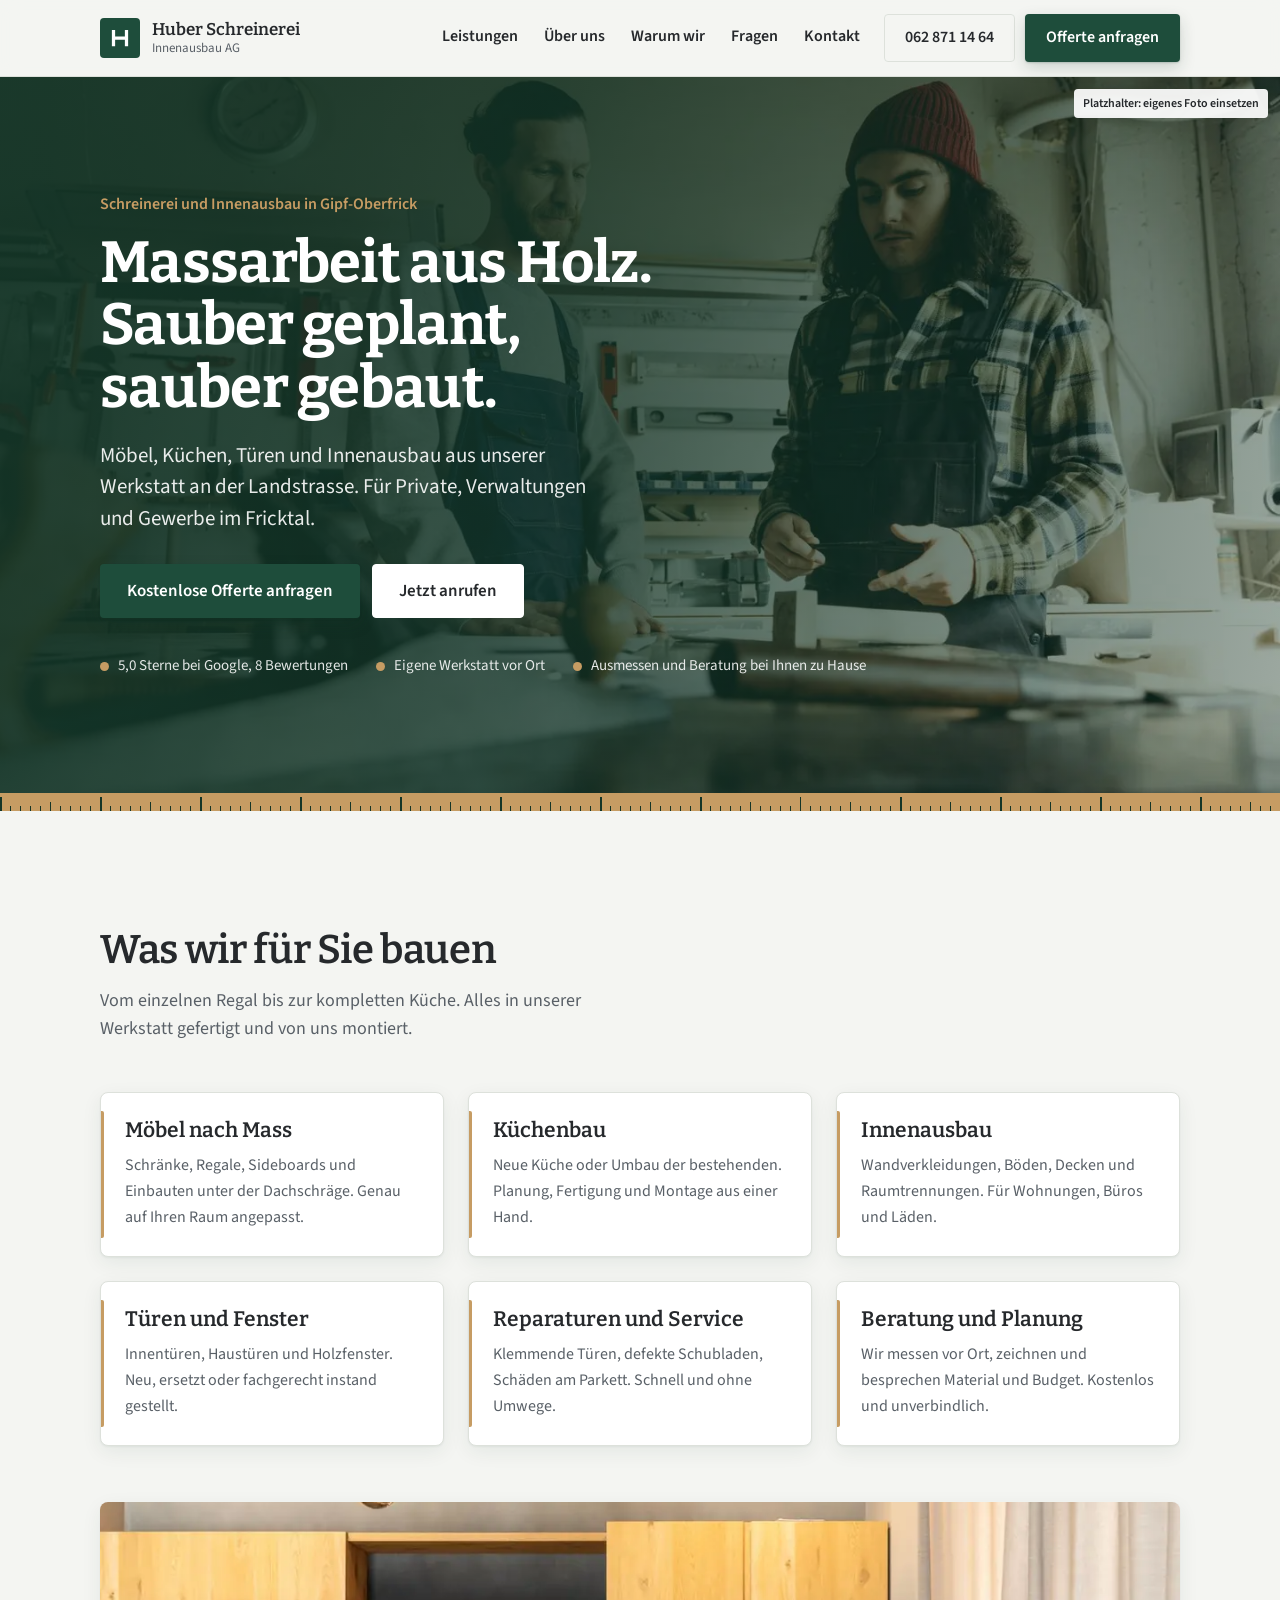
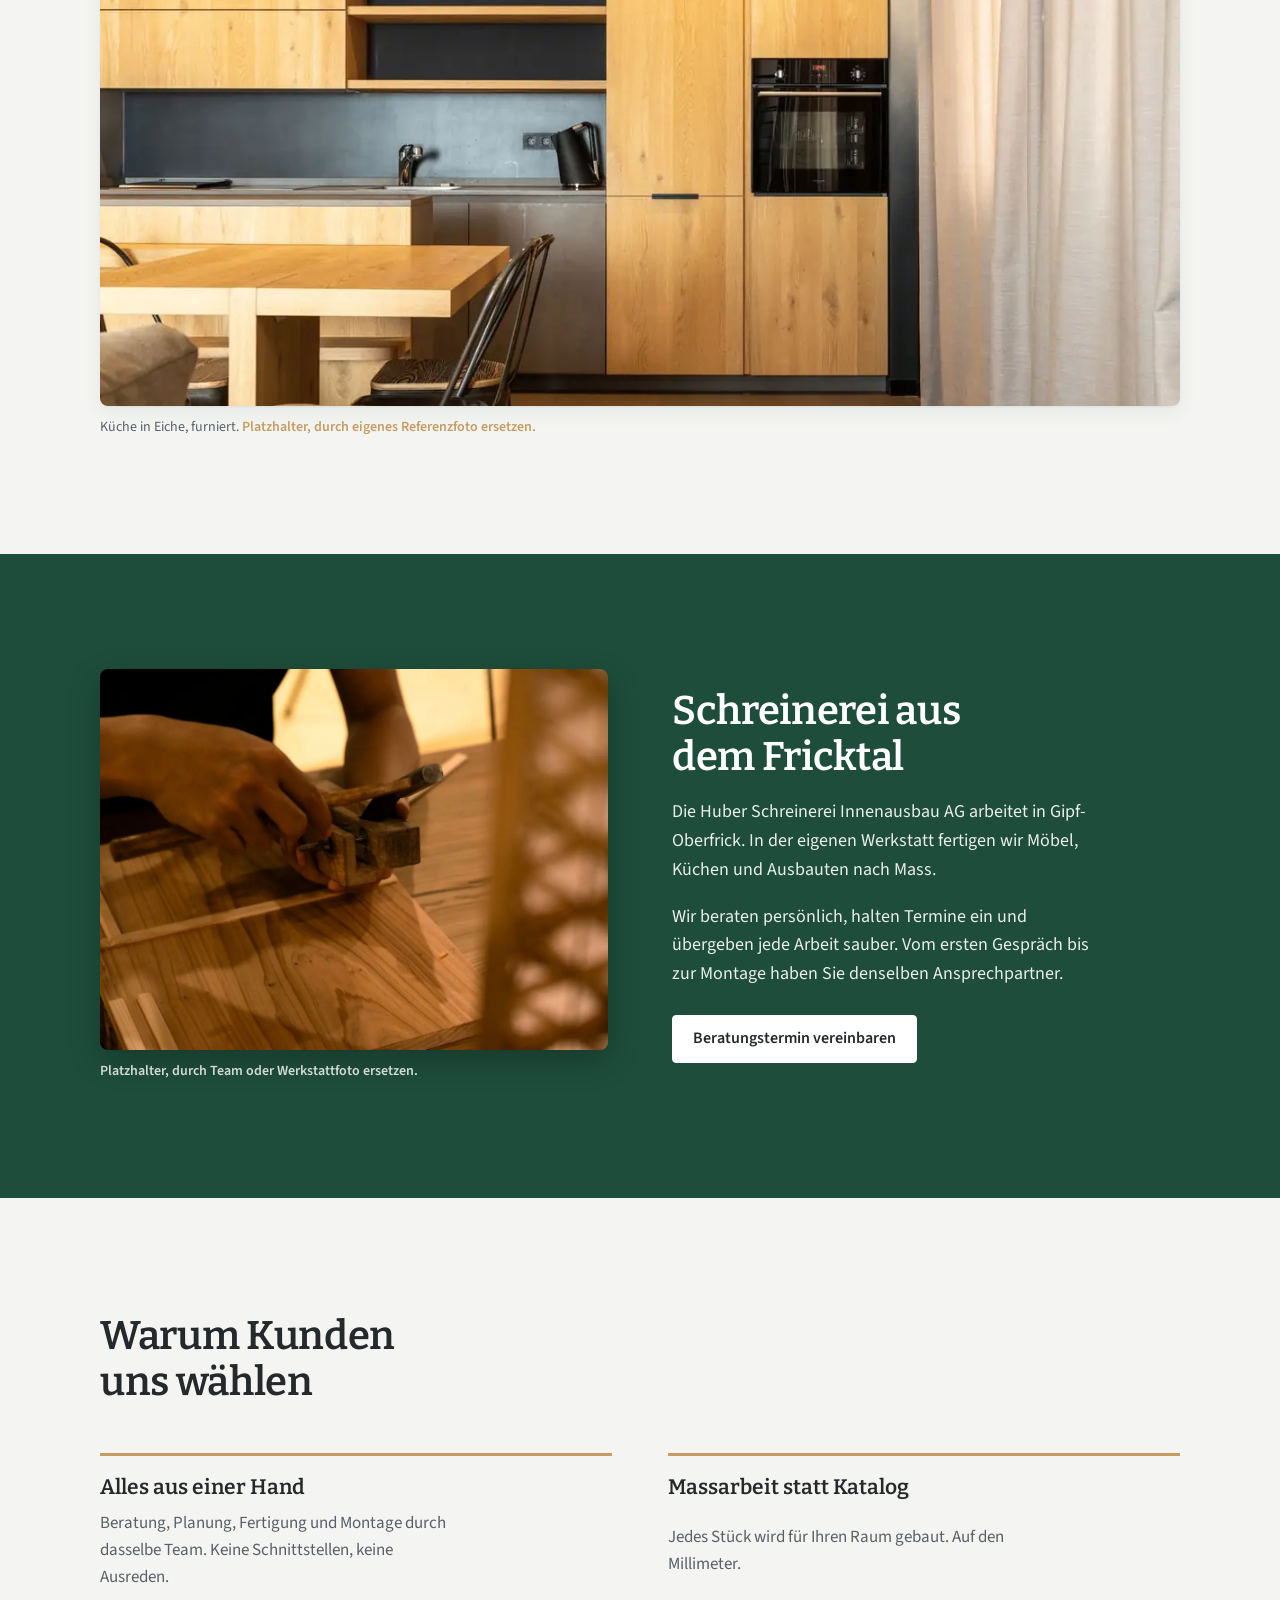
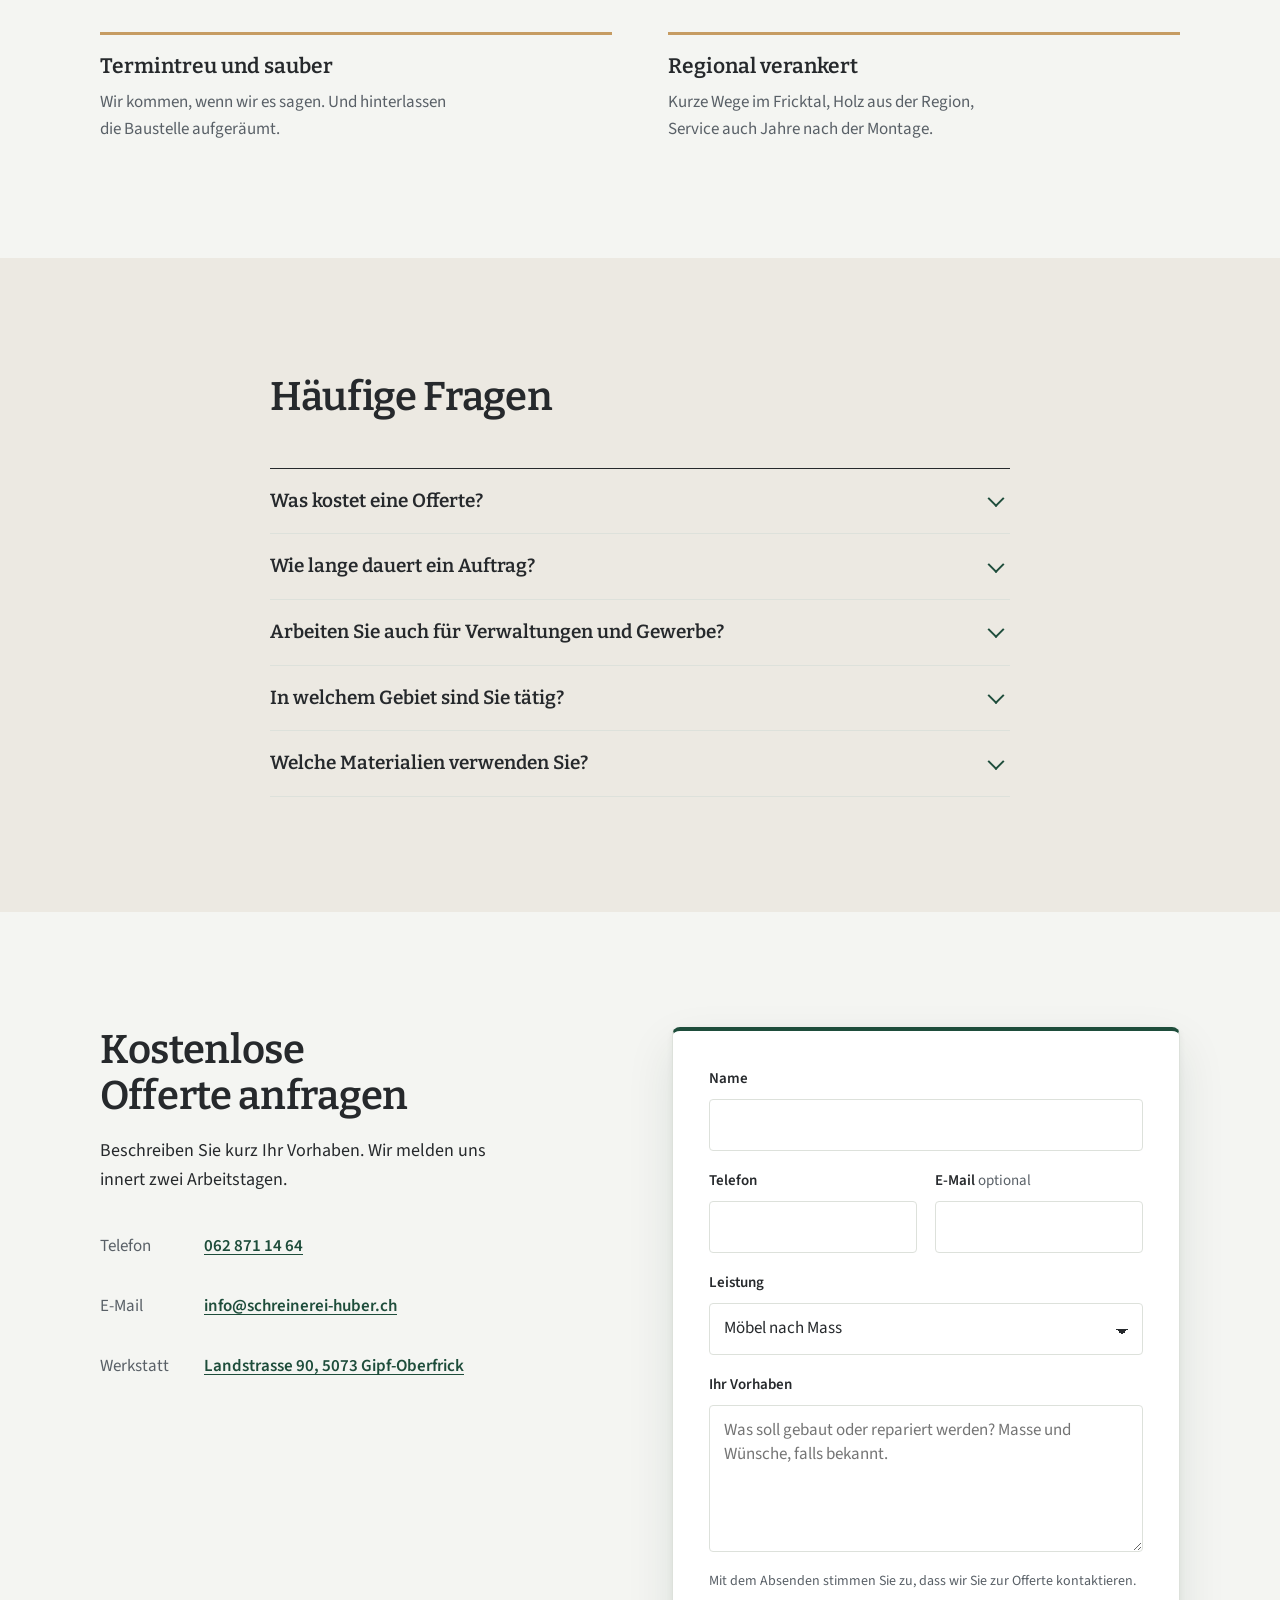
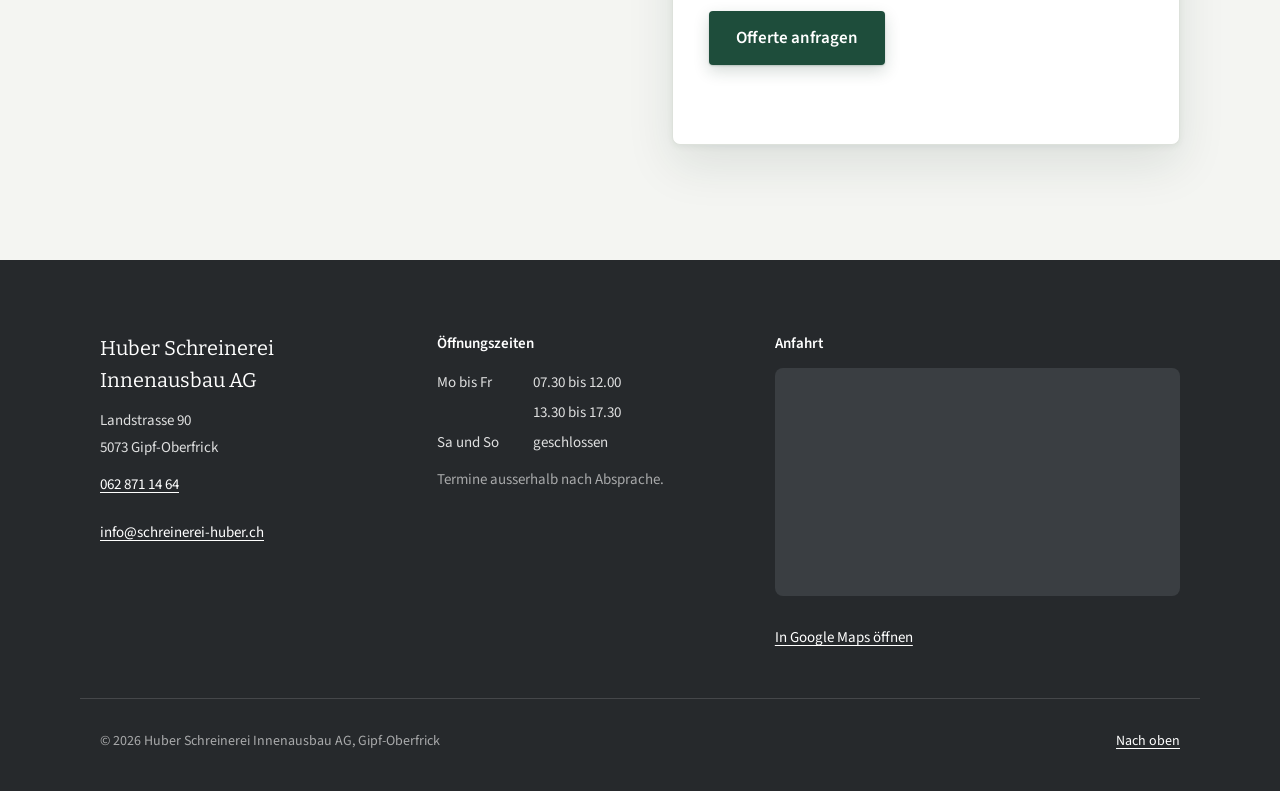
<file: index.html>
<!doctype html>
<html lang="de-CH">
<head>
  <meta charset="utf-8">
  <meta name="viewport" content="width=device-width, initial-scale=1, viewport-fit=cover">
  <title>Schreinerei Gipf-Oberfrick | Huber Schreinerei Innenausbau AG</title>
  <meta name="description" content="Schreinerei in Gipf-Oberfrick: Möbel nach Mass, Küchenbau, Innenausbau, Türen und Reparaturen im Fricktal. Kostenlose Offerte, Beratung vor Ort.">
  <link rel="canonical" href="https://www.schreinerei-huber.ch/">
  <meta name="robots" content="index, follow, max-image-preview:large">
  <meta name="geo.region" content="CH-AG">
  <meta name="geo.placename" content="Gipf-Oberfrick">
  <meta property="og:type" content="website">
  <meta property="og:locale" content="de_CH">
  <meta property="og:site_name" content="Huber Schreinerei Innenausbau AG">
  <meta property="og:url" content="https://www.schreinerei-huber.ch/">
  <meta property="og:title" content="Schreinerei Gipf-Oberfrick | Huber Schreinerei Innenausbau AG">
  <meta property="og:description" content="Möbel nach Mass, Küchenbau und Innenausbau aus der eigenen Werkstatt im Fricktal. Kostenlose Offerte anfragen.">
  <meta property="og:image" content="https://www.schreinerei-huber.ch/img/og.jpg">
  <meta property="og:image:width" content="1200">
  <meta property="og:image:height" content="630">
  <meta property="og:image:alt" content="Zwei Schreiner in der Werkstatt">
  <meta name="twitter:card" content="summary_large_image">
  <meta name="twitter:title" content="Schreinerei Gipf-Oberfrick | Huber Schreinerei Innenausbau AG">
  <meta name="twitter:description" content="Möbel nach Mass, Küchenbau und Innenausbau aus der eigenen Werkstatt im Fricktal.">
  <meta name="twitter:image" content="https://www.schreinerei-huber.ch/img/og.jpg">
  <meta name="theme-color" content="#1e4d3b">
  <link rel="icon" href="data:image/svg+xml,%3Csvg xmlns=%27http://www.w3.org/2000/svg%27 viewBox=%270 0 32 32%27%3E%3Crect width=%2732%27 height=%2732%27 rx=%274%27 fill=%27%231e4d3b%27/%3E%3Cpath d=%27M8 25V7h4v7h8V7h4v18h-4v-7h-8v7z%27 fill=%27%23fff%27/%3E%3C/svg%3E">
  <link rel="preconnect" href="https://fonts.googleapis.com">
  <link rel="preconnect" href="https://fonts.gstatic.com" crossorigin>
  <link rel="stylesheet" href="https://fonts.googleapis.com/css2?family=Bitter:wght@500;600;700&family=Source+Sans+3:ital,wght@0,400;0,600;1,400&display=swap">
  <link rel="stylesheet" href="css/style.css">
  <script type="application/ld+json">
  {
    "@context": "https://schema.org",
    "@type": ["LocalBusiness", "HomeAndConstructionBusiness"],
    "@id": "https://www.schreinerei-huber.ch/#business",
    "name": "Huber Schreinerei Innenausbau AG",
    "alternateName": "Schreinerei Huber",
    "description": "Schreinerei und Innenausbau in Gipf-Oberfrick: Möbel nach Mass, Küchenbau, Innenausbau, Türen, Fenster und Reparaturen im Fricktal.",
    "url": "https://www.schreinerei-huber.ch/",
    "telephone": "+41628711464",
    "email": "info@schreinerei-huber.ch",
    "image": "https://www.schreinerei-huber.ch/img/og.jpg",
    "logo": "https://www.schreinerei-huber.ch/img/og.jpg",
    "priceRange": "CHF",
    "currenciesAccepted": "CHF",
    "address": {
      "@type": "PostalAddress",
      "streetAddress": "Landstrasse 90",
      "postalCode": "5073",
      "addressLocality": "Gipf-Oberfrick",
      "addressRegion": "AG",
      "addressCountry": "CH"
    },
    "geo": {"@type": "GeoCoordinates", "latitude": 47.491426, "longitude": 7.996232},
    "hasMap": "https://www.google.com/maps/search/?api=1&query=Huber%20Schreinerei%20-Innenausbau%20AG&query_place_id=ChIJjyFHlP1HkEcRtkm1ND1PLLs",
    "areaServed": [
      {"@type": "Place", "name": "Fricktal"},
      {"@type": "City", "name": "Frick"},
      {"@type": "City", "name": "Rheinfelden"},
      {"@type": "City", "name": "Laufenburg"},
      {"@type": "City", "name": "Aarau"},
      {"@type": "City", "name": "Basel"}
    ],
    "openingHoursSpecification": [
      {"@type": "OpeningHoursSpecification", "dayOfWeek": ["Monday", "Tuesday", "Wednesday", "Thursday", "Friday"], "opens": "07:30", "closes": "12:00"},
      {"@type": "OpeningHoursSpecification", "dayOfWeek": ["Monday", "Tuesday", "Wednesday", "Thursday", "Friday"], "opens": "13:30", "closes": "17:30"}
    ],
    "makesOffer": [
      {"@type": "Offer", "itemOffered": {"@type": "Service", "name": "Möbel nach Mass"}},
      {"@type": "Offer", "itemOffered": {"@type": "Service", "name": "Küchenbau"}},
      {"@type": "Offer", "itemOffered": {"@type": "Service", "name": "Innenausbau"}},
      {"@type": "Offer", "itemOffered": {"@type": "Service", "name": "Türen und Fenster"}},
      {"@type": "Offer", "itemOffered": {"@type": "Service", "name": "Reparaturen und Service"}},
      {"@type": "Offer", "itemOffered": {"@type": "Service", "name": "Beratung und Planung"}}
    ]
  }
  </script>
  <script type="application/ld+json">
  {
    "@context": "https://schema.org",
    "@type": "FAQPage",
    "mainEntity": [
      {"@type": "Question", "name": "Was kostet eine Offerte?", "acceptedAnswer": {"@type": "Answer", "text": "Nichts. Wir kommen vorbei, messen aus und schicken Ihnen eine schriftliche Offerte. Unverbindlich."}},
      {"@type": "Question", "name": "Wie lange dauert ein Auftrag?", "acceptedAnswer": {"@type": "Answer", "text": "Kleine Reparaturen oft innert einer Woche. Möbel und Küchen je nach Umfang vier bis acht Wochen ab Auftrag. Den genauen Termin nennen wir in der Offerte."}},
      {"@type": "Question", "name": "Arbeiten Sie auch für Verwaltungen und Gewerbe?", "acceptedAnswer": {"@type": "Answer", "text": "Ja. Wir bauen für Privatkunden, Liegenschaftsverwaltungen, Büros und Läden."}},
      {"@type": "Question", "name": "In welchem Gebiet sind Sie tätig?", "acceptedAnswer": {"@type": "Answer", "text": "Im ganzen Fricktal, von Frick über Rheinfelden bis Laufenburg, sowie in den Regionen Aarau und Basel."}},
      {"@type": "Question", "name": "Welche Materialien verwenden Sie?", "acceptedAnswer": {"@type": "Answer", "text": "Massivholz, Furnier und hochwertige Plattenwerkstoffe. Wir beraten Sie zu Holzart, Oberfläche und Pflege."}}
    ]
  }
  </script>
</head>
<body>

<a class="skip" href="#leistungen">Zum Inhalt springen</a>

<header class="site-head" id="top">
  <div class="wrap head-row">
    <a class="brand" href="#top" aria-label="Huber Schreinerei, zum Seitenanfang">
      <span class="brand-mark" aria-hidden="true"><svg viewBox="0 0 32 32"><path d="M6 26V6h4v8h12V6h4v20h-4v-8H10v8z"/></svg></span>
      <span class="brand-text"><strong>Huber Schreinerei</strong><span>Innenausbau AG</span></span>
    </a>
    <nav class="nav" id="nav" aria-label="Hauptnavigation">
      <a href="#leistungen">Leistungen</a>
      <a href="#ueber-uns">Über uns</a>
      <a href="#warum-wir">Warum wir</a>
      <a href="#faq">Fragen</a>
      <a href="#kontakt">Kontakt</a>
    </nav>
    <div class="head-actions">
      <a class="btn btn-ghost" href="tel:+41628711464">062 871 14 64</a>
      <a class="btn btn-primary" href="#kontakt">Offerte anfragen</a>
      <button class="nav-toggle" id="navToggle" type="button" aria-expanded="false" aria-controls="nav" aria-label="Menü öffnen">
        <span></span><span></span><span></span>
      </button>
    </div>
  </div>
</header>

<main>

  <!-- Startbild. Platzhalter aus Pexels, bitte durch eigenes Foto oder Video ersetzen (img/hero.jpg, optional img/hero.mp4). -->
  <section class="hero">
    <div class="hero-media" aria-hidden="true">
      <picture>
        <source type="image/webp" srcset="img/hero-800.webp 800w, img/hero.webp 1440w" sizes="100vw">
        <img src="img/hero.jpg" srcset="img/hero-800.jpg 800w, img/hero.jpg 1440w" sizes="100vw" alt="" width="1440" height="960" fetchpriority="high" decoding="async">
      </picture>
      <!-- Video-Variante: Kommentar entfernen und hero.mp4 in img/ ablegen.
      <video autoplay muted loop playsinline poster="img/hero.jpg">
        <source src="img/hero.mp4" type="video/mp4">
      </video>
      -->
      <span class="placeholder-tag">Platzhalter: eigenes Foto einsetzen</span>
    </div>
    <div class="wrap hero-content">
      <p class="hero-kicker">Schreinerei und Innenausbau in Gipf-Oberfrick</p>
      <h1>Massarbeit aus Holz. Sauber geplant, sauber gebaut.</h1>
      <p class="lede">Möbel, Küchen, Türen und Innenausbau aus unserer Werkstatt an der Landstrasse. Für Private, Verwaltungen und Gewerbe im Fricktal.</p>
      <div class="cta-row">
        <a class="btn btn-primary btn-lg" href="#kontakt">Kostenlose Offerte anfragen</a>
        <a class="btn btn-light btn-lg hero-call" href="tel:+41628711464">Jetzt anrufen</a>
      </div>
      <ul class="trust">
        <li>5,0 Sterne bei Google, 8 Bewertungen</li>
        <li>Eigene Werkstatt vor Ort</li>
        <li>Ausmessen und Beratung bei Ihnen zu Hause</li>
      </ul>
    </div>
    <div class="ruler" aria-hidden="true"></div>
  </section>

  <section class="section" id="leistungen">
    <div class="wrap">
      <div class="section-head">
        <h2>Was wir für Sie bauen</h2>
        <p>Vom einzelnen Regal bis zur kompletten Küche. Alles in unserer Werkstatt gefertigt und von uns montiert.</p>
      </div>
      <div class="services">
        <article class="service">
          <h3>Möbel nach Mass</h3>
          <p>Schränke, Regale, Sideboards und Einbauten unter der Dachschräge. Genau auf Ihren Raum angepasst.</p>
        </article>
        <article class="service">
          <h3>Küchenbau</h3>
          <p>Neue Küche oder Umbau der bestehenden. Planung, Fertigung und Montage aus einer Hand.</p>
        </article>
        <article class="service">
          <h3>Innenausbau</h3>
          <p>Wandverkleidungen, Böden, Decken und Raumtrennungen. Für Wohnungen, Büros und Läden.</p>
        </article>
        <article class="service">
          <h3>Türen und Fenster</h3>
          <p>Innentüren, Haustüren und Holzfenster. Neu, ersetzt oder fachgerecht instand gestellt.</p>
        </article>
        <article class="service">
          <h3>Reparaturen und Service</h3>
          <p>Klemmende Türen, defekte Schubladen, Schäden am Parkett. Schnell und ohne Umwege.</p>
        </article>
        <article class="service">
          <h3>Beratung und Planung</h3>
          <p>Wir messen vor Ort, zeichnen und besprechen Material und Budget. Kostenlos und unverbindlich.</p>
        </article>
      </div>
      <figure class="service-photo">
        <picture>
          <source type="image/webp" srcset="img/kueche-600.webp 600w, img/kueche.webp 1200w" sizes="(min-width: 1160px) 1080px, 100vw">
          <img src="img/kueche.jpg" srcset="img/kueche-600.jpg 600w, img/kueche.jpg 1200w" sizes="(min-width: 1160px) 1080px, 100vw" alt="Küche mit Fronten aus Eiche und schwarzen Griffen" width="1200" height="800" loading="lazy" decoding="async">
        </picture>
        <figcaption>Küche in Eiche, furniert. <span class="placeholder-note">Platzhalter, durch eigenes Referenzfoto ersetzen.</span></figcaption>
      </figure>
    </div>
  </section>

  <section class="section section-green" id="ueber-uns">
    <div class="wrap split">
      <figure class="split-photo">
        <picture>
          <source type="image/webp" srcset="img/werkstatt-600.webp 600w, img/werkstatt.webp 1200w" sizes="(min-width: 820px) 50vw, 100vw">
          <img src="img/werkstatt.jpg" srcset="img/werkstatt-600.jpg 600w, img/werkstatt.jpg 1200w" sizes="(min-width: 820px) 50vw, 100vw" alt="Hände führen einen Handhobel über ein Brett aus Massivholz" width="1200" height="798" loading="lazy" decoding="async">
        </picture>
        <figcaption><span class="placeholder-note">Platzhalter, durch Team oder Werkstattfoto ersetzen.</span></figcaption>
      </figure>
      <div class="split-text">
        <h2>Schreinerei aus dem Fricktal</h2>
        <p>Die Huber Schreinerei Innenausbau AG arbeitet in Gipf-Oberfrick. In der eigenen Werkstatt fertigen wir Möbel, Küchen und Ausbauten nach Mass.</p>
        <p>Wir beraten persönlich, halten Termine ein und übergeben jede Arbeit sauber. Vom ersten Gespräch bis zur Montage haben Sie denselben Ansprechpartner.</p>
        <a class="btn btn-light" href="#kontakt">Beratungstermin vereinbaren</a>
      </div>
    </div>
  </section>

  <section class="section" id="warum-wir">
    <div class="wrap">
      <div class="section-head">
        <h2>Warum Kunden uns wählen</h2>
      </div>
      <ul class="reasons">
        <li>
          <h3>Alles aus einer Hand</h3>
          <p>Beratung, Planung, Fertigung und Montage durch dasselbe Team. Keine Schnittstellen, keine Ausreden.</p>
        </li>
        <li>
          <h3>Massarbeit statt Katalog</h3>
          <p>Jedes Stück wird für Ihren Raum gebaut. Auf den Millimeter.</p>
        </li>
        <li>
          <h3>Termintreu und sauber</h3>
          <p>Wir kommen, wenn wir es sagen. Und hinterlassen die Baustelle aufgeräumt.</p>
        </li>
        <li>
          <h3>Regional verankert</h3>
          <p>Kurze Wege im Fricktal, Holz aus der Region, Service auch Jahre nach der Montage.</p>
        </li>
      </ul>
    </div>
  </section>

  <section class="section section-sand" id="faq">
    <div class="wrap narrow">
      <div class="section-head">
        <h2>Häufige Fragen</h2>
      </div>
      <div class="faq">
        <details>
          <summary>Was kostet eine Offerte?</summary>
          <p>Nichts. Wir kommen vorbei, messen aus und schicken Ihnen eine schriftliche Offerte. Unverbindlich.</p>
        </details>
        <details>
          <summary>Wie lange dauert ein Auftrag?</summary>
          <p>Kleine Reparaturen oft innert einer Woche. Möbel und Küchen je nach Umfang vier bis acht Wochen ab Auftrag. Den genauen Termin nennen wir in der Offerte.</p>
        </details>
        <details>
          <summary>Arbeiten Sie auch für Verwaltungen und Gewerbe?</summary>
          <p>Ja. Wir bauen für Privatkunden, Liegenschaftsverwaltungen, Büros und Läden.</p>
        </details>
        <details>
          <summary>In welchem Gebiet sind Sie tätig?</summary>
          <p>Im ganzen Fricktal, von Frick über Rheinfelden bis Laufenburg, sowie in den Regionen Aarau und Basel.</p>
        </details>
        <details>
          <summary>Welche Materialien verwenden Sie?</summary>
          <p>Massivholz, Furnier und hochwertige Plattenwerkstoffe. Wir beraten Sie zu Holzart, Oberfläche und Pflege.</p>
        </details>
      </div>
    </div>
  </section>

  <section class="section" id="kontakt">
    <div class="wrap split split-form">
      <div class="split-text">
        <h2>Kostenlose Offerte anfragen</h2>
        <p>Beschreiben Sie kurz Ihr Vorhaben. Wir melden uns innert zwei Arbeitstagen.</p>
        <dl class="contact-list">
          <div><dt>Telefon</dt><dd><a href="tel:+41628711464">062 871 14 64</a></dd></div>
          <div><dt>E-Mail</dt><dd><a href="mailto:info@schreinerei-huber.ch">info@schreinerei-huber.ch</a></dd></div>
          <div><dt>Werkstatt</dt><dd><a href="https://www.google.com/maps/search/?api=1&query=Huber%20Schreinerei%20-Innenausbau%20AG&query_place_id=ChIJjyFHlP1HkEcRtkm1ND1PLLs" target="_blank" rel="noopener">Landstrasse 90, 5073 Gipf-Oberfrick</a></dd></div>
        </dl>
      </div>

      <form class="form" id="offerteForm" name="offerte" method="POST" action="danke" novalidate>
        <p class="hidden-field"><label>Bitte leer lassen: <input name="bot-field" tabindex="-1" autocomplete="off"></label></p>

        <div class="field">
          <label for="name">Name</label>
          <input id="name" name="name" type="text" autocomplete="name" required>
        </div>
        <div class="field-row">
          <div class="field">
            <label for="phone">Telefon</label>
            <input id="phone" name="phone" type="tel" autocomplete="tel" inputmode="tel" required>
          </div>
          <div class="field">
            <label for="email">E-Mail <span class="optional">optional</span></label>
            <input id="email" name="email" type="email" autocomplete="email">
          </div>
        </div>
        <div class="field">
          <label for="service">Leistung</label>
          <select id="service" name="service">
            <option>Möbel nach Mass</option>
            <option>Küchenbau</option>
            <option>Innenausbau</option>
            <option>Türen und Fenster</option>
            <option>Reparatur und Service</option>
            <option>Beratung und Planung</option>
            <option>Anderes</option>
          </select>
        </div>
        <div class="field">
          <label for="message">Ihr Vorhaben</label>
          <textarea id="message" name="message" rows="5" placeholder="Was soll gebaut oder repariert werden? Masse und Wünsche, falls bekannt." required></textarea>
        </div>
        <p class="form-note">Mit dem Absenden stimmen Sie zu, dass wir Sie zur Offerte kontaktieren.</p>
        <button class="btn btn-primary btn-lg" type="submit">Offerte anfragen</button>
        <p class="form-status" id="formStatus" role="status" aria-live="polite"></p>
      </form>
    </div>
  </section>

</main>

<footer class="site-foot">
  <div class="wrap foot-grid">
    <div>
      <p class="foot-brand">Huber Schreinerei Innenausbau AG</p>
      <address>
        Landstrasse 90<br>
        5073 Gipf-Oberfrick<br>
        <a href="tel:+41628711464">062 871 14 64</a><br>
        <a href="mailto:info@schreinerei-huber.ch">info@schreinerei-huber.ch</a>
      </address>
    </div>
    <div>
      <p class="foot-title">Öffnungszeiten</p>
      <!-- Zeiten bitte prüfen. Google Maps zeigt "24 Stunden geöffnet", das stimmt sicher nicht. -->
      <table class="hours">
        <tr><th scope="row">Mo bis Fr</th><td>07.30 bis 12.00</td></tr>
        <tr><th scope="row"></th><td>13.30 bis 17.30</td></tr>
        <tr><th scope="row">Sa und So</th><td>geschlossen</td></tr>
      </table>
      <p class="foot-small">Termine ausserhalb nach Absprache.</p>
    </div>
    <div class="foot-map">
      <p class="foot-title">Anfahrt</p>
      <iframe title="Karte: Huber Schreinerei, Landstrasse 90, Gipf-Oberfrick" src="https://www.google.com/maps?q=Landstrasse+90,+5073+Gipf-Oberfrick&z=15&output=embed" loading="lazy" referrerpolicy="no-referrer-when-downgrade"></iframe>
      <a class="foot-link" href="https://www.google.com/maps/search/?api=1&query=Huber%20Schreinerei%20-Innenausbau%20AG&query_place_id=ChIJjyFHlP1HkEcRtkm1ND1PLLs" target="_blank" rel="noopener">In Google Maps öffnen</a>
    </div>
  </div>
  <div class="wrap foot-bottom">
    <p>© <span id="year">2026</span> Huber Schreinerei Innenausbau AG, Gipf-Oberfrick</p>
    <a href="#top">Nach oben</a>
  </div>
</footer>

<div class="mobile-bar">
  <a class="btn btn-light" href="tel:+41628711464">Anrufen</a>
  <a class="btn btn-primary" href="#kontakt">Offerte anfragen</a>
</div>

<script src="js/main.js"></script>
</body>
</html>
</file>
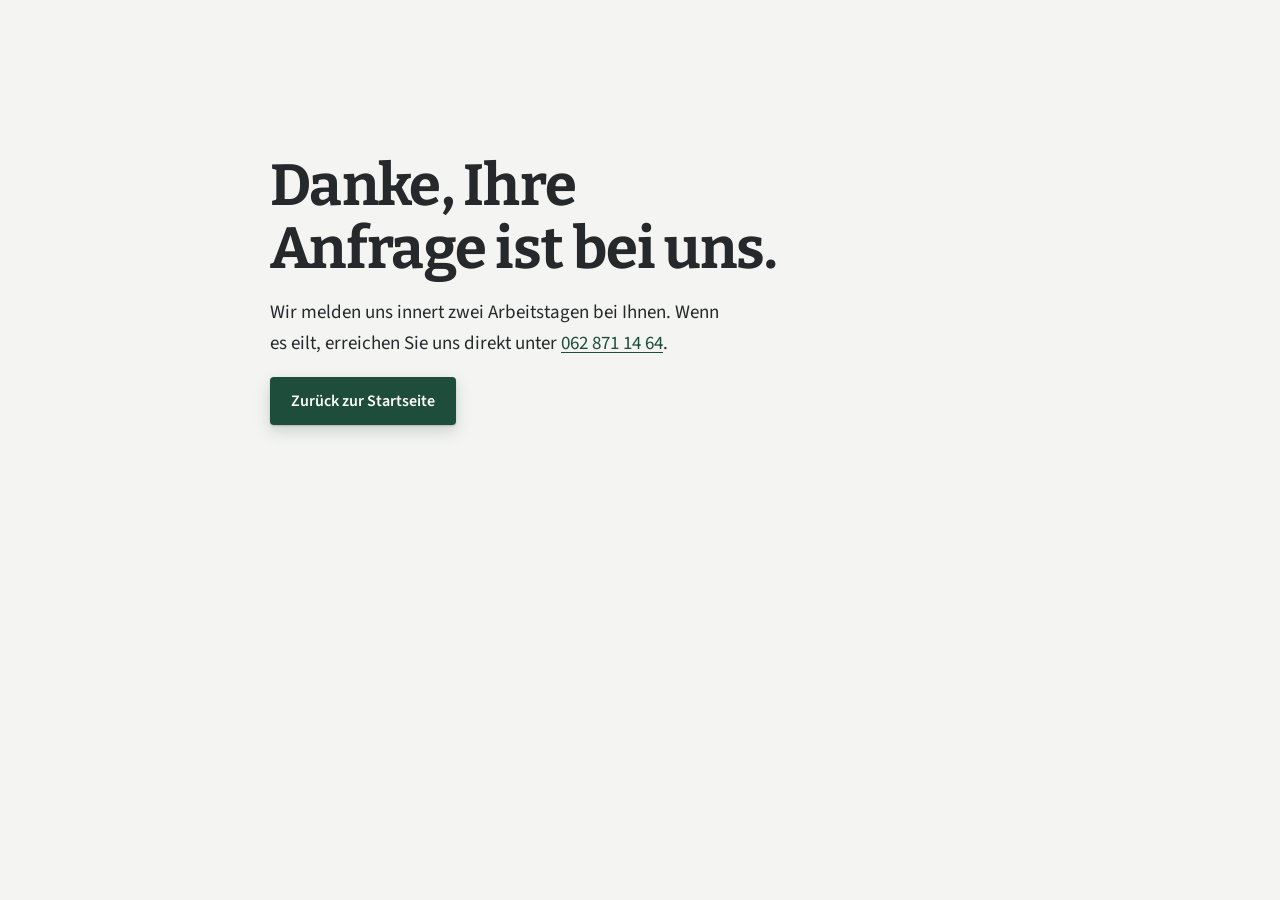
<file: danke.html>
<!doctype html>
<html lang="de-CH">
<head>
  <meta charset="utf-8">
  <meta name="viewport" content="width=device-width, initial-scale=1, viewport-fit=cover">
  <title>Anfrage gesendet, Huber Schreinerei</title>
  <meta name="robots" content="noindex">
  <link rel="icon" href="data:image/svg+xml,%3Csvg xmlns=%27http://www.w3.org/2000/svg%27 viewBox=%270 0 32 32%27%3E%3Crect width=%2732%27 height=%2732%27 rx=%274%27 fill=%27%231e4d3b%27/%3E%3Cpath d=%27M8 25V7h4v7h8V7h4v18h-4v-7h-8v7z%27 fill=%27%23fff%27/%3E%3C/svg%3E">
  <link rel="stylesheet" href="https://fonts.googleapis.com/css2?family=Bitter:wght@600;700&family=Source+Sans+3:wght@400;600&display=swap">
  <link rel="stylesheet" href="css/style.css">
</head>
<body>
<main class="section">
  <div class="wrap narrow" style="display:grid;gap:18px;padding-top:40px">
    <h1>Danke, Ihre Anfrage ist bei uns.</h1>
    <p style="font-size:19px;max-width:52ch">Wir melden uns innert zwei Arbeitstagen bei Ihnen. Wenn es eilt, erreichen Sie uns direkt unter <a href="tel:+41628711464">062 871 14 64</a>.</p>
    <p><a class="btn btn-primary" href="index.html">Zurück zur Startseite</a></p>
  </div>
</main>
</body>
</html>
</file>
<file: css/style.css>
/* Huber Schreinerei Innenausbau AG
   Designplan
   Farben: Tannengrün (Primär), Tannengrün dunkel (Flächen), Anthrazit (Text, Sekundär),
           Eiche (einziger warmer Akzent: Massstab, Fokus, Linien), Kalk (Seitenhintergrund), Weiss.
   Schrift: Bitter (Slab, Titel) und Source Sans 3 (Lauftext).
   Layout: linksbündig, max. 1120 px. Ein Motiv: der Massstab unter dem Startbild.
   Mobil: Titel und eine Hauptaktion im ersten Bildschirm, Ziele mindestens 48 px, Leiste unten für den Daumen. */

:root {
  --gruen: #1e4d3b;
  --gruen-dunkel: #143527;
  --gruen-hell: #e4ece7;
  --anthrazit: #26292c;
  --anthrazit-hell: #596067;
  --eiche: #c69c63;
  --eiche-hell: #e9dcc6;
  --kalk: #f4f5f2;
  --sand: #ece9e2;
  --weiss: #ffffff;
  --linie: #dde1db;

  --titel: "Bitter", Georgia, "Times New Roman", serif;
  --text: "Source Sans 3", "Segoe UI", Roboto, Helvetica, Arial, sans-serif;

  --wrap: 1120px;
  --gutter-l: max(20px, env(safe-area-inset-left, 0px));
  --gutter-r: max(20px, env(safe-area-inset-right, 0px));
  --radius: 4px;
  --radius-lg: 8px;
  --tap: 48px;

  --schatten-karte: 0 1px 2px rgba(20, 53, 39, .05), 0 6px 20px rgba(20, 53, 39, .07);
  --schatten-karte-hover: 0 2px 4px rgba(20, 53, 39, .06), 0 14px 34px rgba(20, 53, 39, .12);
  --schatten-form: 0 2px 6px rgba(20, 53, 39, .06), 0 20px 48px rgba(20, 53, 39, .10);

  --fs-1: clamp(34px, 6.2vw, 58px);
  --fs-2: clamp(28px, 3.8vw, 40px);
  --fs-3: 21px;
  --fs-body: 17px;
  --fs-lede: clamp(18px, 2.2vw, 21px);
  --fs-small: 15px;
}

*, *::before, *::after { box-sizing: border-box; }
html { scroll-behavior: smooth; -webkit-text-size-adjust: 100%; }
@media (prefers-reduced-motion: reduce) { html { scroll-behavior: auto; } * { transition: none !important; } }

body {
  margin: 0;
  background: var(--kalk);
  color: var(--anthrazit);
  font-family: var(--text);
  font-size: var(--fs-body);
  line-height: 1.6;
  -webkit-font-smoothing: antialiased;
  padding-bottom: calc(76px + env(safe-area-inset-bottom, 0px)); /* Platz für die mobile Leiste */
}
@media (min-width: 760px) { body { padding-bottom: 0; } }

img { max-width: 100%; height: auto; display: block; }
a { color: var(--gruen); text-decoration-thickness: 1px; text-underline-offset: 3px; }
a:hover { color: var(--gruen-dunkel); }
:focus-visible { outline: 3px solid var(--eiche); outline-offset: 3px; }

h1, h2, h3 { font-family: var(--titel); color: var(--anthrazit); margin: 0; text-wrap: balance; }
h1 { font-size: var(--fs-1); font-weight: 700; line-height: 1.08; letter-spacing: -0.012em; }
h2 { font-size: var(--fs-2); font-weight: 600; line-height: 1.15; letter-spacing: -0.008em; }
h3 { font-size: var(--fs-3); font-weight: 600; line-height: 1.25; }
p { margin: 0; }

.wrap {
  max-width: var(--wrap);
  margin: 0 auto;
  padding-left: var(--gutter-l);
  padding-right: var(--gutter-r);
}
.narrow { max-width: 780px; }

.skip {
  position: absolute; left: 8px; top: -60px;
  background: var(--anthrazit); color: var(--weiss); padding: 12px 16px; z-index: 100; border-radius: var(--radius);
}
.skip:focus { top: 8px; }

/* Buttons: alle Ziele mindestens 48 px hoch */
.btn {
  display: inline-flex; align-items: center; justify-content: center; gap: 8px;
  min-height: var(--tap); padding: 12px 20px;
  border-radius: var(--radius); border: 1.5px solid transparent;
  font: 600 16px/1.2 var(--text); text-decoration: none; cursor: pointer; white-space: nowrap;
  transition: background-color .15s, border-color .15s, color .15s, box-shadow .15s, transform .15s;
}
.btn-lg { min-height: 54px; padding: 14px 26px; font-size: 17px; }
.btn-primary { background: var(--gruen); color: var(--weiss); box-shadow: 0 1px 2px rgba(20, 53, 39, .2), 0 6px 16px rgba(20, 53, 39, .18); }
.btn-primary:hover { background: var(--gruen-dunkel); color: var(--weiss); box-shadow: 0 2px 4px rgba(20, 53, 39, .22), 0 10px 24px rgba(20, 53, 39, .24); }
.btn-primary:active { transform: translateY(1px); box-shadow: 0 1px 2px rgba(20, 53, 39, .2); }
.btn-light { background: var(--weiss); color: var(--anthrazit); border-color: var(--weiss); }
.btn-light:hover { background: var(--sand); border-color: var(--sand); color: var(--anthrazit); }
.btn-ghost { background: transparent; color: var(--anthrazit); border-color: var(--linie); }
.btn-ghost:hover { border-color: var(--anthrazit); color: var(--anthrazit); }

/* Kopfzeile */
.site-head {
  position: sticky; top: 0; z-index: 50;
  background: rgba(244, 245, 242, .92);
  backdrop-filter: blur(10px);
  -webkit-backdrop-filter: blur(10px);
  border-bottom: 1px solid var(--linie);
}
.head-row { display: flex; align-items: center; gap: 24px; min-height: 64px; }
@media (min-width: 900px) { .head-row { min-height: 76px; } }
.brand { display: flex; align-items: center; gap: 12px; text-decoration: none; color: var(--anthrazit); margin-right: auto; min-height: var(--tap); }
.brand-mark { width: 40px; height: 40px; background: var(--gruen); border-radius: var(--radius); display: grid; place-items: center; flex: none; }
.brand-mark svg { width: 26px; height: 26px; fill: var(--weiss); }
.brand-text { display: flex; flex-direction: column; line-height: 1.1; }
.brand-text strong { font-family: var(--titel); font-weight: 600; font-size: 17px; }
.brand-text span { font-size: 13px; color: var(--anthrazit-hell); margin-top: 2px; }

.nav { display: none; gap: 26px; }
.nav a { color: var(--anthrazit); text-decoration: none; font-weight: 600; font-size: 16px; padding: 8px 0; border-bottom: 2px solid transparent; }
.nav a:hover { border-bottom-color: var(--eiche); }
.head-actions { display: flex; align-items: center; gap: 10px; }
.head-actions .btn-ghost { display: none; }
.head-actions .btn-primary { display: none; }

.nav-toggle {
  width: var(--tap); height: var(--tap); border: 1.5px solid var(--linie); background: var(--weiss); border-radius: var(--radius);
  display: grid; place-items: center; gap: 0; cursor: pointer; padding: 0;
}
.nav-toggle span { display: block; width: 20px; height: 2px; background: var(--anthrazit); margin: 2.5px 0; transition: transform .2s, opacity .2s; }
.nav-toggle[aria-expanded="true"] span:nth-child(1) { transform: translateY(7px) rotate(45deg); }
.nav-toggle[aria-expanded="true"] span:nth-child(2) { opacity: 0; }
.nav-toggle[aria-expanded="true"] span:nth-child(3) { transform: translateY(-7px) rotate(-45deg); }

.nav.open {
  display: flex; flex-direction: column; gap: 0;
  position: absolute; left: 0; right: 0; top: 100%;
  background: var(--weiss); border-bottom: 1px solid var(--linie);
  box-shadow: var(--schatten-karte);
  padding: 6px var(--gutter-r) 10px var(--gutter-l);
}
.nav.open a { min-height: 52px; display: flex; align-items: center; padding: 0; border-bottom: 1px solid var(--linie); font-size: 18px; }
.nav.open a:last-child { border-bottom: 0; }

@media (min-width: 900px) {
  .nav { display: flex; }
  .nav-toggle { display: none; }
  .head-actions .btn-ghost, .head-actions .btn-primary { display: inline-flex; }
}

/* Startbild */
.hero { position: relative; isolation: isolate; color: var(--weiss); overflow: hidden; }
.hero-media { position: absolute; inset: 0; z-index: -1; }
.hero-media picture, .hero-media img, .hero-media video { width: 100%; height: 100%; object-fit: cover; object-position: 62% 40%; }
.hero-media::after {
  content: ""; position: absolute; inset: 0;
  background: linear-gradient(100deg, rgba(20, 53, 39, .94) 0%, rgba(20, 53, 39, .80) 42%, rgba(20, 53, 39, .38) 100%);
}
@media (max-width: 759px) {
  .hero-media::after { background: linear-gradient(180deg, rgba(20, 53, 39, .90) 0%, rgba(20, 53, 39, .84) 70%, rgba(20, 53, 39, .70) 100%); }
}
.placeholder-tag {
  position: absolute; right: 12px; top: 12px; z-index: 1;
  background: rgba(255, 255, 255, .92); color: var(--anthrazit);
  font-size: 12px; font-weight: 600; padding: 5px 9px; border-radius: var(--radius);
}
.hero-content { padding-top: clamp(40px, 9vw, 120px); padding-bottom: clamp(44px, 9vw, 120px); }
.hero-kicker { font-weight: 600; color: var(--eiche); margin-bottom: 14px; font-size: 16px; }
.hero h1 { color: var(--weiss); max-width: 15ch; }
.hero .lede { max-width: 50ch; font-size: var(--fs-lede); line-height: 1.5; margin-top: 20px; color: rgba(255, 255, 255, .9); }
.cta-row { display: flex; flex-wrap: wrap; gap: 12px; margin-top: 30px; }
.trust { list-style: none; margin: 36px 0 0; padding: 0; display: flex; flex-wrap: wrap; gap: 10px 28px; font-size: var(--fs-small); color: rgba(255, 255, 255, .88); }
.trust li { display: flex; align-items: center; gap: 9px; }
.trust li::before { content: ""; width: 9px; height: 9px; background: var(--eiche); border-radius: 50%; flex: none; }

/* Mobil: Titel und eine Hauptaktion. Der Anruf liegt in der Leiste unten. */
@media (max-width: 759px) {
  .hero-call { display: none; }
  .hero-content .btn-primary { width: 100%; }
  .trust { margin-top: 26px; gap: 8px 20px; }
}

/* Massstab: das eine Motiv der Seite */
.ruler {
  height: 18px; background: var(--eiche);
  background-image:
    repeating-linear-gradient(90deg, var(--gruen-dunkel) 0 1px, transparent 1px 10px),
    repeating-linear-gradient(90deg, var(--gruen-dunkel) 0 1px, transparent 1px 50px),
    repeating-linear-gradient(90deg, var(--gruen-dunkel) 0 1.5px, transparent 1.5px 100px);
  background-size: 100% 5px, 100% 9px, 100% 14px;
  background-repeat: repeat-x;
  background-position: left bottom;
}

/* Abschnitte */
.section { padding-block: clamp(64px, 9vw, 120px); }
.section-green { background: var(--gruen); color: var(--weiss); }
.section-green h2, .section-green h3 { color: var(--weiss); }
.section-green p { color: rgba(255, 255, 255, .9); }
.section-sand { background: var(--sand); }
.section-head { max-width: 62ch; margin-bottom: clamp(32px, 4vw, 48px); display: grid; gap: 14px; }
.section-head p { color: var(--anthrazit-hell); font-size: 18px; max-width: 56ch; }

/* Leistungen: Karten mit weicher, zweistufiger Schattierung */
.services { display: grid; grid-template-columns: 1fr; gap: 14px; }
.service {
  background: var(--weiss); border: 1px solid var(--linie); border-radius: var(--radius-lg);
  padding: 24px 24px 26px; display: grid; gap: 10px; position: relative;
  box-shadow: var(--schatten-karte);
  transition: box-shadow .2s, transform .2s, border-color .2s;
}
.service::before { content: ""; position: absolute; left: 0; top: 18px; bottom: 18px; width: 3px; background: var(--eiche); border-radius: 0 2px 2px 0; }
.service:hover { box-shadow: var(--schatten-karte-hover); transform: translateY(-2px); border-color: transparent; }
.service p { color: var(--anthrazit-hell); max-width: 44ch; font-size: 16px; }
@media (min-width: 700px) { .services { grid-template-columns: 1fr 1fr; gap: 20px; } }
@media (min-width: 1000px) { .services { grid-template-columns: 1fr 1fr 1fr; gap: 24px; } }
.service-photo { margin: clamp(32px, 5vw, 56px) 0 0; }
.service-photo picture, .service-photo img { width: 100%; }
.service-photo img { aspect-ratio: 3 / 1.4; object-fit: cover; border-radius: var(--radius-lg); box-shadow: var(--schatten-karte); }
@media (max-width: 599px) { .service-photo img { aspect-ratio: 4 / 3; } }
figcaption { font-size: 14px; color: var(--anthrazit-hell); margin-top: 10px; }
.placeholder-note { color: var(--eiche); font-weight: 600; }
.section-green figcaption, .section-green .placeholder-note { color: rgba(255, 255, 255, .8); }

/* Über uns und Kontakt: zweispaltig */
.split { display: grid; grid-template-columns: 1fr; gap: 36px; align-items: center; }
.split-photo { margin: 0; }
.split-photo picture, .split-photo img { width: 100%; }
.split-photo img { aspect-ratio: 4 / 3; object-fit: cover; border-radius: var(--radius-lg); box-shadow: 0 10px 30px rgba(0, 0, 0, .25); }
.split-text { display: grid; gap: 18px; max-width: 54ch; }
.split-text p { font-size: 18px; }
.split-text .btn { justify-self: start; margin-top: 8px; }
@media (min-width: 820px) { .split { grid-template-columns: 1fr 1fr; gap: 64px; } }

/* Warum wir */
.reasons { list-style: none; margin: 0; padding: 0; display: grid; gap: 30px; }
.reasons li { display: grid; gap: 10px; padding-top: 18px; border-top: 3px solid var(--eiche); }
.reasons p { color: var(--anthrazit-hell); max-width: 44ch; }
@media (min-width: 700px) { .reasons { grid-template-columns: 1fr 1fr; gap: 40px 56px; } }

/* FAQ */
.faq { display: grid; gap: 0; border-top: 1px solid var(--anthrazit); }
.faq details { border-bottom: 1px solid var(--linie); }
.faq summary {
  cursor: pointer; list-style: none; padding: 20px 48px 20px 0; position: relative; min-height: var(--tap);
  font-family: var(--titel); font-weight: 600; font-size: 19px; line-height: 1.3;
}
.faq summary::-webkit-details-marker { display: none; }
.faq summary::after {
  content: ""; position: absolute; right: 8px; top: 50%; width: 12px; height: 12px;
  border-right: 2px solid var(--gruen); border-bottom: 2px solid var(--gruen);
  transform: translateY(-70%) rotate(45deg); transition: transform .2s;
}
.faq details[open] summary::after { transform: translateY(-30%) rotate(225deg); }
.faq details p { padding: 0 0 22px; max-width: 62ch; color: var(--anthrazit-hell); }

/* Kontakt */
.split-form { align-items: start; }
.contact-list { margin: 10px 0 0; display: grid; gap: 12px; }
.contact-list div { display: grid; grid-template-columns: 92px 1fr; gap: 12px; align-items: center; }
.contact-list dt { color: var(--anthrazit-hell); }
.contact-list dd { margin: 0; }
.contact-list a { display: inline-flex; align-items: center; min-height: var(--tap); font-weight: 600; }

.form {
  background: var(--weiss); border: 1px solid var(--linie); border-top: 4px solid var(--gruen);
  padding: clamp(22px, 3.5vw, 36px); display: grid; gap: 18px; border-radius: var(--radius-lg);
  box-shadow: var(--schatten-form);
}
.field { display: grid; gap: 8px; }
.field-row { display: grid; gap: 18px; }
@media (min-width: 520px) { .field-row { grid-template-columns: 1fr 1fr; } }
label { font-weight: 600; font-size: 15px; }
.optional { font-weight: 400; color: var(--anthrazit-hell); }
input, select, textarea {
  width: 100%; min-height: 52px; font: 400 17px/1.4 var(--text); color: var(--anthrazit);
  padding: 13px 14px; border: 1.5px solid var(--linie); border-radius: var(--radius); background: var(--weiss);
}
select { appearance: none; -webkit-appearance: none; background-image: linear-gradient(45deg, transparent 50%, var(--anthrazit) 50%), linear-gradient(135deg, var(--anthrazit) 50%, transparent 50%); background-position: calc(100% - 20px) 55%, calc(100% - 14px) 55%; background-size: 6px 6px; background-repeat: no-repeat; padding-right: 40px; }
input:focus, select:focus, textarea:focus { border-color: var(--gruen); outline: 3px solid rgba(30, 77, 59, .18); outline-offset: 0; }
textarea { resize: vertical; min-height: 140px; }
.field.invalid input, .field.invalid textarea { border-color: #b3261e; }
.field .error { color: #b3261e; font-size: 14px; display: none; }
.field.invalid .error { display: block; }
.form-note { font-size: 14px; color: var(--anthrazit-hell); }
.form .btn { justify-self: start; }
@media (max-width: 519px) { .form .btn { justify-self: stretch; } }
.form-status { font-weight: 600; min-height: 1.5em; }
.form-status.ok { color: var(--gruen); }
.form-status.err { color: #b3261e; }
.hidden-field { position: absolute; left: -9999px; width: 1px; height: 1px; overflow: hidden; }

/* Fusszeile */
.site-foot { background: var(--anthrazit); color: rgba(255, 255, 255, .85); font-size: var(--fs-small); }
.site-foot a { color: var(--weiss); }
.site-foot address a, .foot-link { display: inline-flex; align-items: center; min-height: var(--tap); }
address { line-height: 1.5; }
.foot-grid { display: grid; gap: 36px; padding-block: clamp(48px, 6vw, 72px) 36px; }
@media (min-width: 760px) { .foot-grid { grid-template-columns: 1fr 1fr 1.4fr; gap: 48px; } }
.foot-brand { font-family: var(--titel); font-size: 20px; color: var(--weiss); margin-bottom: 12px; }
address { font-style: normal; line-height: 1.75; }
.foot-title { font-weight: 600; color: var(--weiss); margin-bottom: 12px; }
.hours { border-collapse: collapse; }
.hours th, .hours td { text-align: left; padding: 3px 18px 3px 0; font-weight: 400; font-variant-numeric: tabular-nums; }
.hours th { min-width: 96px; }
.foot-small { margin-top: 10px; color: rgba(255, 255, 255, .6); }
.foot-map iframe { width: 100%; aspect-ratio: 16 / 9; border: 0; border-radius: var(--radius-lg); background: #3a3e42; }
.foot-link { margin-top: 10px; }
.foot-bottom { display: flex; flex-wrap: wrap; justify-content: space-between; gap: 8px 20px; padding-block: 18px 26px; border-top: 1px solid rgba(255, 255, 255, .14); font-size: 14px; color: rgba(255, 255, 255, .6); }
.foot-bottom a { display: inline-flex; align-items: center; min-height: var(--tap); }
.foot-bottom { align-items: center; }

/* Mobile Leiste: Anrufen und Offerte immer unter dem Daumen */
.mobile-bar {
  position: fixed; left: 0; right: 0; bottom: 0; z-index: 60;
  display: grid; grid-template-columns: 1fr 1.5fr; gap: 10px;
  padding: 10px var(--gutter-r) calc(10px + env(safe-area-inset-bottom, 0px)) var(--gutter-l);
  background: rgba(38, 41, 44, .97); border-top: 1px solid rgba(255, 255, 255, .12);
  box-shadow: 0 -8px 24px rgba(0, 0, 0, .25);
}
.mobile-bar .btn { min-height: 52px; }
@media (min-width: 760px) { .mobile-bar { display: none; } }
</file>
